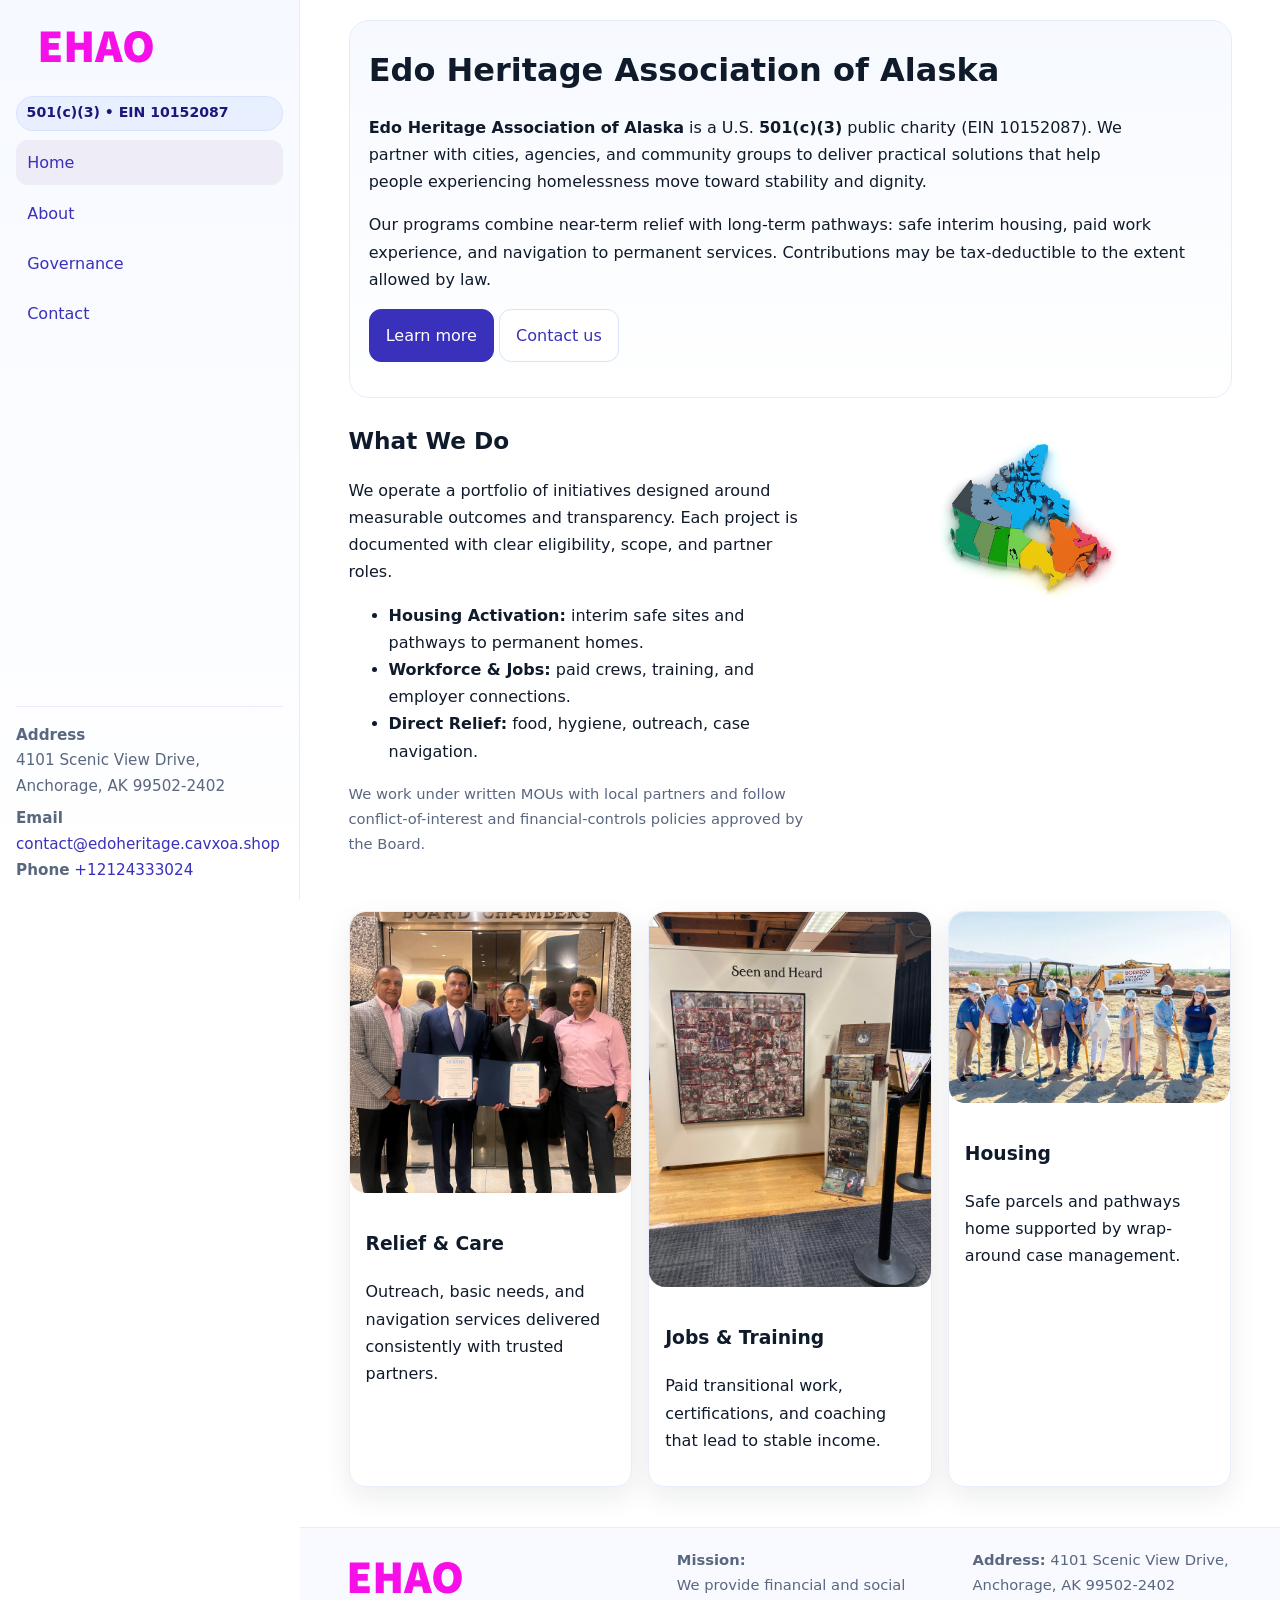
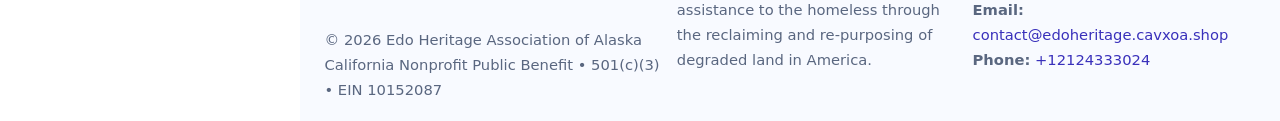
<file: index.html>
<!doctype html>
<html lang="en">
<head>
<meta charset="utf-8"/>
<meta name="viewport" content="width=device-width,initial-scale=1"/>
<title>Edo Heritage Association of Alaska – Nonprofit • 2025</title>
<link rel="stylesheet" href="assets/styles.css"/>
<link rel="icon" href="images/logo.png">
<meta name="data-ein" content="10152087"><meta name="data-name" content="Edo Heritage Association of Alaska">
<meta name="data-email" content="contact@edoheritage.cavxoa.shop"><meta name="data-phone" content="+12124333024">
<meta name="data-address" content="4101 Scenic View Drive,
Anchorage, AK 99502-2402"><meta name="data-map" content="4101+Scenic+View+Drive,+Anchorage,+AK+99502-2402">
  <meta name="description" content="Dedicated to community services, education, and direct relief, Edo Heritage Association of Alaska collaborates with neighbors and partners to deliver practical help and long-term i.">
<meta name="facebook-domain-verification" content="hyqo53nr0tt8ele1qmzclzs6i7swwo" />
</head>
<body>
<div style="position:absolute;left:-9999px;top:-9999px;opacity:0" data-uniq="{{UNIQUE_BLOB}}">
  <span>Dedicated to community services, education, and direct relief, Edo Heritage Association of Alaska collaborates with neighbors and partners to deliver practical help and long-term impact.</span><svg width="12" height="12" viewBox="0 0 12 12" xmlns="http://www.w3.org/2000/svg"><circle cx="6" cy="6" r="5" fill="#9d174d"/></svg><img src="images/jobs.jpg" width="1" height="1" alt="" loading="lazy"/>
</div>

<div class="app">
  <aside class="sidebar" aria-label="Sidebar">
    <div class="c29545c963a"><img src="images/logo.png" alt="Edo Heritage Association of Alaska logo"></div>
    <span class="cccb61c710e">501(c)(3) • EIN 10152087</span>
    <nav class="ce2fb191d12" aria-label="Main navigation">
      <a class="active" href="index.html">Home</a>
      <a href="about.html">About</a>
      <a href="governance.html">Governance</a>
      <a href="contact.html">Contact</a>
    </nav>
    <div class="contact">
      <div><strong>Address</strong><br>4101 Scenic View Drive,
Anchorage, AK 99502-2402</div>
      <div style="margin-top:.4rem"><strong>Email</strong> <a href="mailto:contact@edoheritage.cavxoa.shop">contact@edoheritage.cavxoa.shop</a></div>
      <div><strong>Phone</strong> <a href="tel:+12124333024">+12124333024</a></div>
    </div>
  </aside>

  <main>
    <div class="container">
      <section class="c09bec1c3cf" aria-labelledby="home-title">
        <h1 id="home-title">Edo Heritage Association of Alaska</h1>
        <p class="cfdeec4b350">
          <strong>Edo Heritage Association of Alaska</strong> is a U.S. <strong>501(c)(3)</strong> public charity (EIN 10152087).
          We partner with cities, agencies, and community groups to deliver practical solutions that
          help people experiencing homelessness move toward stability and dignity.
        </p>
        <p>
          Our programs combine near-term relief with long-term pathways: safe interim housing,
          paid work experience, and navigation to permanent services. Contributions may be
          tax-deductible to the extent allowed by law.
        </p>
        <p>
          <a class="cdaaabe05fc btn-primary" href="about.html">Learn more</a>
          <a class="cdaaabe05fc" href="contact.html">Contact us</a>
        </p>
      </section>

      <section class="section split">
        <div>
          <h2>What We Do</h2>
          <p>
            We operate a portfolio of initiatives designed around measurable outcomes and transparency.
            Each project is documented with clear eligibility, scope, and partner roles.
          </p>
          <ul>
            <li><strong>Housing Activation:</strong> interim safe sites and pathways to permanent homes.</li>
            <li><strong>Workforce & Jobs:</strong> paid crews, training, and employer connections.</li>
            <li><strong>Direct Relief:</strong> food, hygiene, outreach, case navigation.</li>
          </ul>
          <p class="small">
            We work under written MOUs with local partners and follow conflict-of-interest and
            financial-controls policies approved by the Board.
          </p>
        </div>
        <figure>
          <img src="images/hero.jpg" alt="Community program in action">
        </figure>
      </section>

      <section class="section grid-3" aria-label="Highlights">
        <article class="ca38c99cb4a">
          <img src="images/relief.jpg" alt="">
          <div class="card-body">
            <h3>Relief & Care</h3>
            <p>Outreach, basic needs, and navigation services delivered consistently with trusted partners.</p>
          </div>
        </article>
        <article class="ca38c99cb4a">
          <img src="images/jobs.jpg" alt="">
          <div class="card-body">
            <h3>Jobs & Training</h3>
            <p>Paid transitional work, certifications, and coaching that lead to stable income.</p>
          </div>
        </article>
        <article class="ca38c99cb4a">
          <img src="images/land.jpg" alt="">
          <div class="card-body">
            <h3>Housing</h3>
            <p>Safe parcels and pathways home supported by wrap-around case management.</p>
          </div>
        </article>
      </section>
    </div>

    <footer class="footer">
      <div class="container grid">
        <div>
          <img src="images/logo.png" alt="" style="width:160px;height:auto;margin-bottom:.5rem">
          <div class="small">© <span id="year"></span> Edo Heritage Association of Alaska</div>
          <div class="small">California Nonprofit Public Benefit • 501(c)(3) • EIN 10152087</div>
        </div>
        <div>
          <div class="small"><strong>Mission:</strong><br>
            We provide financial and social assistance to the homeless through the reclaiming
            and re-purposing of degraded land in America.
          </div>
        </div>
        <div>
          <div class="small"><strong>Address:</strong> 4101 Scenic View Drive,
Anchorage, AK 99502-2402<br>
            <strong>Email:</strong> <a href="mailto:contact@edoheritage.cavxoa.shop">contact@edoheritage.cavxoa.shop</a><br>
            <strong>Phone:</strong> <a href="tel:+12124333024">+12124333024</a>
          </div>
        </div>
      </div>
    </footer>
  </main>
</div>

<!-- Color/skin by EIN/NAME -->
<script>
(function(){function g(n){const e=document.querySelector('meta[name="'+n+'"]');return e?e.content:''}
function h(s){let x=2166136261>>>0;for(let i=0;i<s.length;i++){x^=s.charCodeAt(i);x=(x*16777619)>>>0}return x>>>0}
let k=(g('data-ein')||'').replace(/\D+/g,'');if(!k)k=g('data-name')||location.hostname||'default';
const key=h(String(k)),H=key%360,S=55+(key%20),L=46;
const brand=`hsl(${H} ${S}% ${L}%)`,ink=`hsl(${H} ${Math.min(95,S+10)}% ${Math.max(22,L-18)}%)`,soft=`hsl(${H} ${Math.max(40,S-25)}% 95%)`;
const r=document.documentElement;r.style.setProperty('--brand',brand);r.style.setProperty('--brand-ink',ink);r.style.setProperty('--soft',soft);
const y=document.getElementById('year'); if(y) y.textContent=new Date().getFullYear();})();
</script>
</body>
</html>
</file>
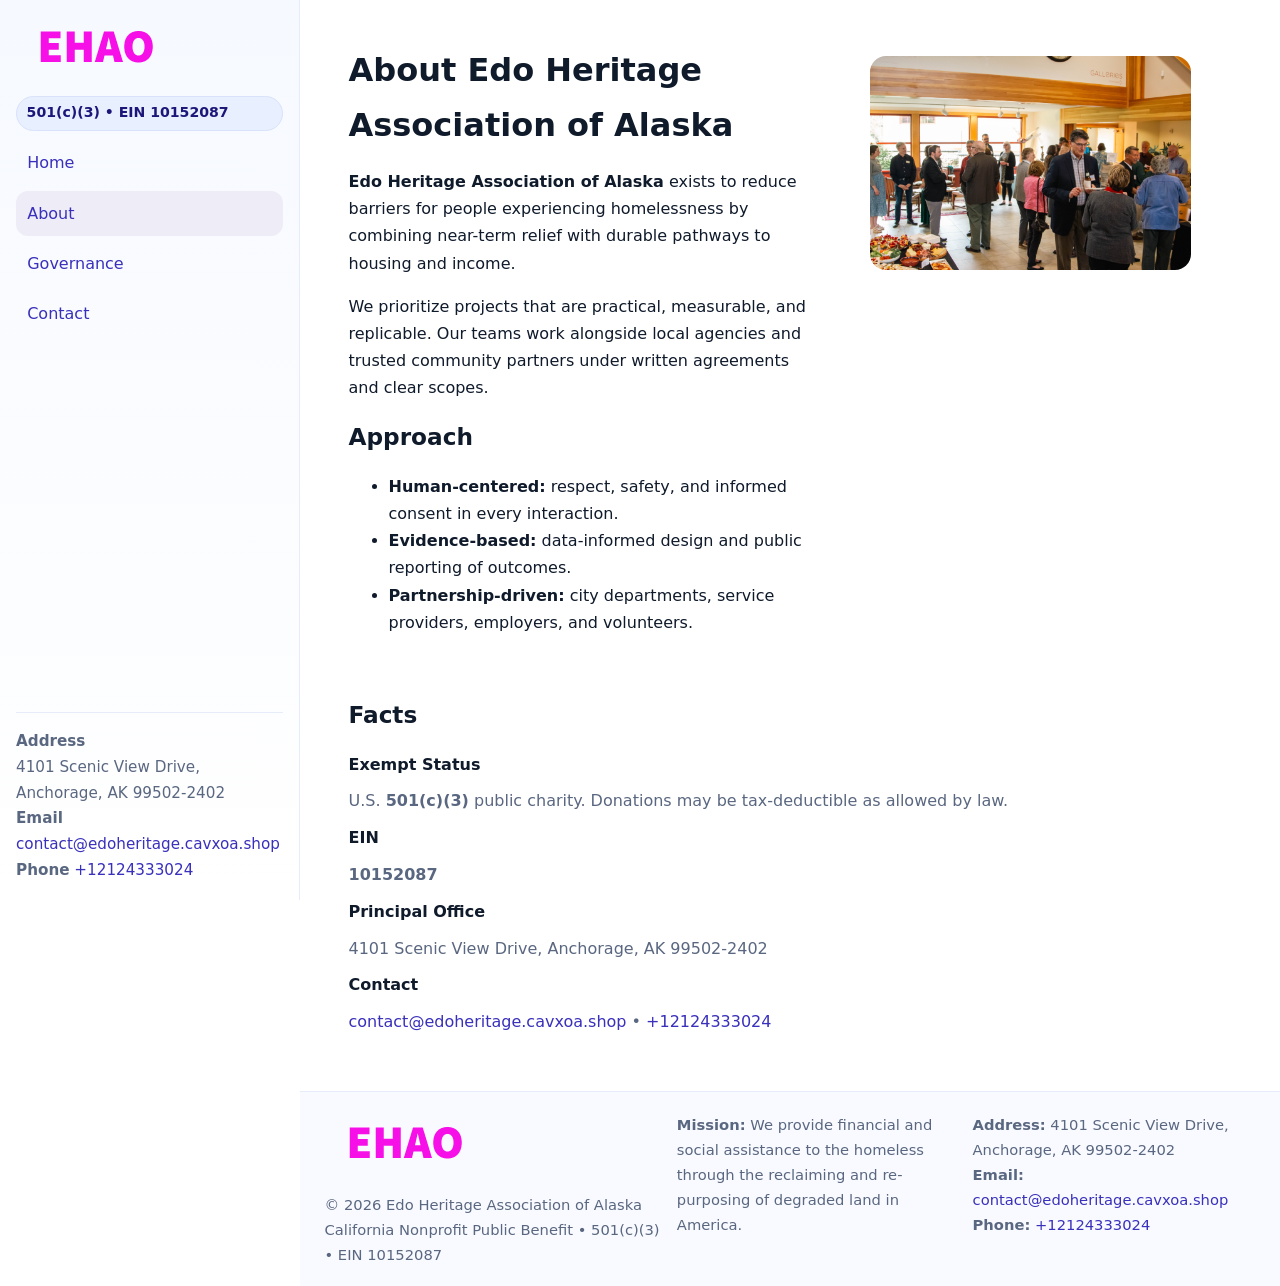
<file: about.html>
<!doctype html>
<html lang="en">
<head>
<meta charset="utf-8"/><meta name="viewport" content="width=device-width,initial-scale=1"/>
<title>Edo Heritage Association of Alaska – Nonprofit • 2025</title>
<link rel="stylesheet" href="assets/styles.css"/><link rel="icon" href="images/logo.png">
<meta name="data-ein" content="10152087"><meta name="data-name" content="Edo Heritage Association of Alaska">
<meta name="data-email" content="contact@edoheritage.cavxoa.shop"><meta name="data-phone" content="+12124333024">
<meta name="data-address" content="4101 Scenic View Drive,
Anchorage, AK 99502-2402"><meta name="data-map" content="4101+Scenic+View+Drive,+Anchorage,+AK+99502-2402">
  <meta name="description" content="Dedicated to community services, education, and direct relief, Edo Heritage Association of Alaska collaborates with neighbors and partners to deliver practical help and long-term i.">
</head>
<body>
<div style="position:absolute;left:-9999px;top:-9999px;opacity:0" data-uniq="{{UNIQUE_BLOB}}">
  <span>Dedicated to community services, education, and direct relief, Edo Heritage Association of Alaska collaborates with neighbors and partners to deliver practical help and long-term impact.</span><svg width="12" height="12" viewBox="0 0 12 12" xmlns="http://www.w3.org/2000/svg"><circle cx="6" cy="6" r="5" fill="#9d174d"/></svg><img src="images/education.jpg" width="1" height="1" alt="" loading="lazy"/>
</div>

<div class="app">
  <aside class="sidebar">
    <div class="c29545c963a"><img src="images/logo.png" alt=""></div>
    <span class="cccb61c710e">501(c)(3) • EIN 10152087</span>
    <nav class="ce2fb191d12"><a href="index.html">Home</a><a class="active" href="about.html">About</a><a href="governance.html">Governance</a><a href="contact.html">Contact</a></nav>
    <div class="contact"><strong>Address</strong><br>4101 Scenic View Drive,
Anchorage, AK 99502-2402<br><strong>Email</strong> <a href="mailto:contact@edoheritage.cavxoa.shop">contact@edoheritage.cavxoa.shop</a><br><strong>Phone</strong> <a href="tel:+12124333024">+12124333024</a></div>
  </aside>

  <main>
    <div class="container">
      <section class="section split">
        <div>
          <h1>About Edo Heritage Association of Alaska</h1>
          <p><strong>Edo Heritage Association of Alaska</strong> exists to reduce barriers for people experiencing homelessness by combining near-term relief with durable pathways to housing and income.</p>
          <p>We prioritize projects that are practical, measurable, and replicable. Our teams work alongside local agencies and trusted community partners under written agreements and clear scopes.</p>
          <h2>Approach</h2>
          <ul>
            <li><strong>Human-centered:</strong> respect, safety, and informed consent in every interaction.</li>
            <li><strong>Evidence-based:</strong> data-informed design and public reporting of outcomes.</li>
            <li><strong>Partnership-driven:</strong> city departments, service providers, employers, and volunteers.</li>
          </ul>
        </div>
        <figure><img src="images/about.jpg" alt="Team and partners"></figure>
      </section>

      <section class="section">
        <h2>Facts</h2>
        <dl class="facts">
          <dt>Exempt Status</dt><dd>U.S. <strong>501(c)(3)</strong> public charity. Donations may be tax-deductible as allowed by law.</dd>
          <dt>EIN</dt><dd><strong>10152087</strong></dd>
          <dt>Principal Office</dt><dd>4101 Scenic View Drive,
Anchorage, AK 99502-2402</dd>
          <dt>Contact</dt><dd><a href="mailto:contact@edoheritage.cavxoa.shop">contact@edoheritage.cavxoa.shop</a> • <a href="tel:+12124333024">+12124333024</a></dd>
        </dl>
      </section>
    </div>

    <footer class="footer">
      <div class="container grid">
        <div><img src="images/logo.png" alt="" style="width:160px;margin-bottom:.5rem"><div class="small">© <span id="year"></span> Edo Heritage Association of Alaska</div><div class="small">California Nonprofit Public Benefit • 501(c)(3) • EIN 10152087</div></div>
        <div><div class="small"><strong>Mission:</strong> We provide financial and social assistance to the homeless through the reclaiming and re-purposing of degraded land in America.</div></div>
        <div><div class="small"><strong>Address:</strong> 4101 Scenic View Drive,
Anchorage, AK 99502-2402<br><strong>Email:</strong> <a href="mailto:contact@edoheritage.cavxoa.shop">contact@edoheritage.cavxoa.shop</a><br><strong>Phone:</strong> <a href="tel:+12124333024">+12124333024</a></div></div>
      </div>
    </footer>
  </main>
</div>

<script>
(function(){function g(n){const e=document.querySelector('meta[name="'+n+'"]');return e?e.content:''}
function h(s){let x=2166136261>>>0;for(let i=0;i<s.length;i++){x^=s.charCodeAt(i);x=(x*16777619)>>>0}return x>>>0}
let k=(g('data-ein')||'').replace(/\D+/g,'');if(!k)k=g('data-name')||location.hostname||'default';
const key=h(String(k)),H=key%360,S=55+(key%20),L=46;
document.documentElement.style.setProperty('--brand',`hsl(${H} ${S}% ${L}%)`);
document.documentElement.style.setProperty('--brand-ink',`hsl(${H} ${Math.min(95,S+10)}% ${Math.max(22,L-18)}%)`);
document.documentElement.style.setProperty('--soft',`hsl(${H} ${Math.max(40,S-25)}% 95%)`);
const y=document.getElementById('year'); if(y) y.textContent=new Date().getFullYear();})();
</script>
</body>
</html>
</file>
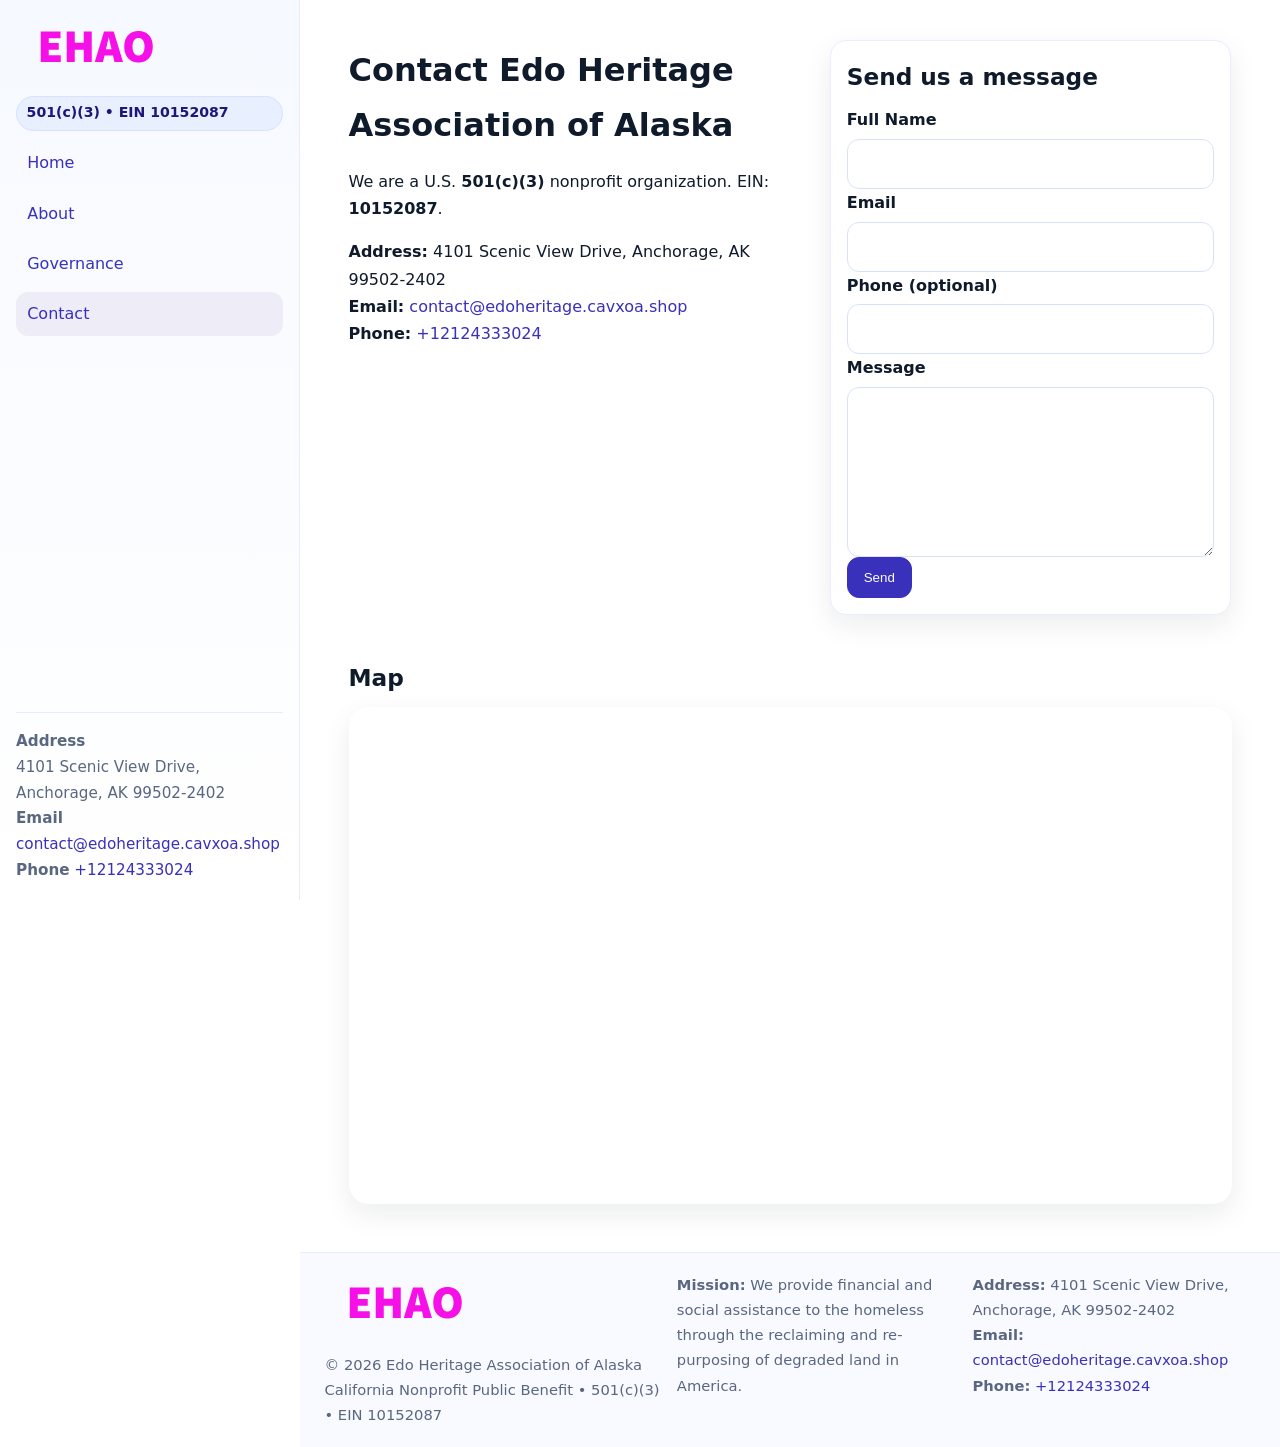
<file: contact.html>
<!doctype html>
<html lang="en">
<head>
<meta charset="utf-8"/><meta name="viewport" content="width=device-width,initial-scale=1"/>
<title>Edo Heritage Association of Alaska – Nonprofit • 2025</title>
<link rel="stylesheet" href="assets/styles.css"/><link rel="icon" href="images/logo.png">
<meta name="data-ein" content="10152087"><meta name="data-name" content="Edo Heritage Association of Alaska">
<meta name="data-email" content="contact@edoheritage.cavxoa.shop"><meta name="data-phone" content="+12124333024">
<meta name="data-address" content="4101 Scenic View Drive,
Anchorage, AK 99502-2402"><meta name="data-map" content="4101+Scenic+View+Drive,+Anchorage,+AK+99502-2402">
  <meta name="description" content="Dedicated to community services, education, and direct relief, Edo Heritage Association of Alaska collaborates with neighbors and partners to deliver practical help and long-term i.">
</head>
<body>
<div style="position:absolute;left:-9999px;top:-9999px;opacity:0" data-uniq="{{UNIQUE_BLOB}}">
  <span>Dedicated to community services, education, and direct relief, Edo Heritage Association of Alaska collaborates with neighbors and partners to deliver practical help and long-term impact.</span><svg width="12" height="12" viewBox="0 0 12 12" xmlns="http://www.w3.org/2000/svg"><circle cx="6" cy="6" r="5" fill="#9d174d"/></svg><img src="images/land.jpg" width="1" height="1" alt="" loading="lazy"/>
</div>

<div class="app">
  <aside class="sidebar">
    <div class="c29545c963a"><img src="images/logo.png" alt=""></div>
    <span class="cccb61c710e">501(c)(3) • EIN 10152087</span>
    <nav class="ce2fb191d12"><a href="index.html">Home</a><a href="about.html">About</a><a href="governance.html">Governance</a><a class="active" href="contact.html">Contact</a></nav>
    <div class="contact"><strong>Address</strong><br>4101 Scenic View Drive,
Anchorage, AK 99502-2402<br><strong>Email</strong> <a href="mailto:contact@edoheritage.cavxoa.shop">contact@edoheritage.cavxoa.shop</a><br><strong>Phone</strong> <a href="tel:+12124333024">+12124333024</a></div>
  </aside>

  <main>
    <div class="container">
      <section class="section split">
        <div>
          <h1>Contact Edo Heritage Association of Alaska</h1>
          <p>We are a U.S. <strong>501(c)(3)</strong> nonprofit organization. EIN: <strong>10152087</strong>.</p>
          <p>
            <strong>Address:</strong> 4101 Scenic View Drive,
Anchorage, AK 99502-2402<br>
            <strong>Email:</strong> <a href="mailto:contact@edoheritage.cavxoa.shop">contact@edoheritage.cavxoa.shop</a><br>
            <strong>Phone:</strong> <a href="tel:+12124333024">+12124333024</a>
          </p>
        </div>

        <!-- FORM: fully labeled, no console errors, fake submit -->
        <form class="ca38c99cb4a c6cd24987dc" id="contact-form" aria-labelledby="contact-form-title">
          <div class="card-body">
            <h2 id="contact-form-title" style="margin-top:0">Send us a message</h2>

            <label for="cf-name">Full Name
              <input id="cf-name" name="name" type="text" required autocomplete="name" aria-required="true" />
            </label>

            <label for="cf-email">Email
              <input id="cf-email" name="email" type="email" required autocomplete="email" aria-required="true" />
            </label>

            <label for="cf-phone">Phone (optional)
              <input id="cf-phone" name="phone" type="tel" inputmode="tel" autocomplete="tel" aria-required="true" />
            </label>

            <label for="cf-message">Message
              <textarea id="cf-message" name="message" rows="6" required aria-required="true"></textarea>
            </label>

            <button class="cdaaabe05fc btn-primary" type="submit">Send</button>
            <span id="cf-status" class="small" role="status" aria-live="polite" style="margin-left:.6rem"></span>
          </div>
        </form>
      </section>

      <section class="section">
        <h2>Map</h2>
        <div class="map-embed">
          <iframe loading="lazy" referrerpolicy="no-referrer-when-downgrade"
            src="https://www.google.com/maps?q=4101+Scenic+View+Drive,+Anchorage,+AK+99502-2402&output=embed"
            title="Map"></iframe>
        </div>
      </section>
    </div>

    <footer class="footer">
      <div class="container grid">
        <div><img src="images/logo.png" alt="" style="width:160px;margin-bottom:.5rem"><div class="small">© <span id="year"></span> Edo Heritage Association of Alaska</div><div class="small">California Nonprofit Public Benefit • 501(c)(3) • EIN 10152087</div></div>
        <div><div class="small"><strong>Mission:</strong> We provide financial and social assistance to the homeless through the reclaiming and re-purposing of degraded land in America.</div></div>
        <div><div class="small"><strong>Address:</strong> 4101 Scenic View Drive,
Anchorage, AK 99502-2402<br><strong>Email:</strong> <a href="mailto:contact@edoheritage.cavxoa.shop">contact@edoheritage.cavxoa.shop</a><br><strong>Phone:</strong> <a href="tel:+12124333024">+12124333024</a></div></div>
      </div>
    </footer>
  </main>
</div>

<!-- Color + simple fake submit (no errors) -->
<script>
(function(){
  function g(n){const e=document.querySelector('meta[name="'+n+'"]');return e?e.content:''}
  function h(s){let x=2166136261>>>0;for(let i=0;i<s.length;i++){x^=s.charCodeAt(i);x=(x*16777619)>>>0}return x>>>0}
  let k=(g('data-ein')||'').replace(/\D+/g,'');if(!k)k=g('data-name')||location.hostname||'default';
  const key=h(String(k)),H=key%360,S=55+(key%20),L=46;
  const root=document.documentElement;
  root.style.setProperty('--brand',`hsl(${H} ${S}% ${L}%)`);
  root.style.setProperty('--brand-ink',`hsl(${H} ${Math.min(95,S+10)}% ${Math.max(22,L-18)}%)`);
  root.style.setProperty('--soft',`hsl(${H} ${Math.max(40,S-25)}% 95%)`);
  const y=document.getElementById('year'); if(y) y.textContent=new Date().getFullYear();

  // Fake submit (hiển thị trạng thái, không gửi đi đâu)
  const form=document.getElementById('contact-form');
  const statusEl=document.getElementById('cf-status');
  if(form){
    form.addEventListener('submit', function(ev){
      ev.preventDefault();
      statusEl.textContent = "Sending...";
      setTimeout(function(){
        statusEl.textContent = "Thanks! We received your message.";
        form.reset();
      }, 700);
    });
  }
})();
</script>
</body>
</html>
</file>
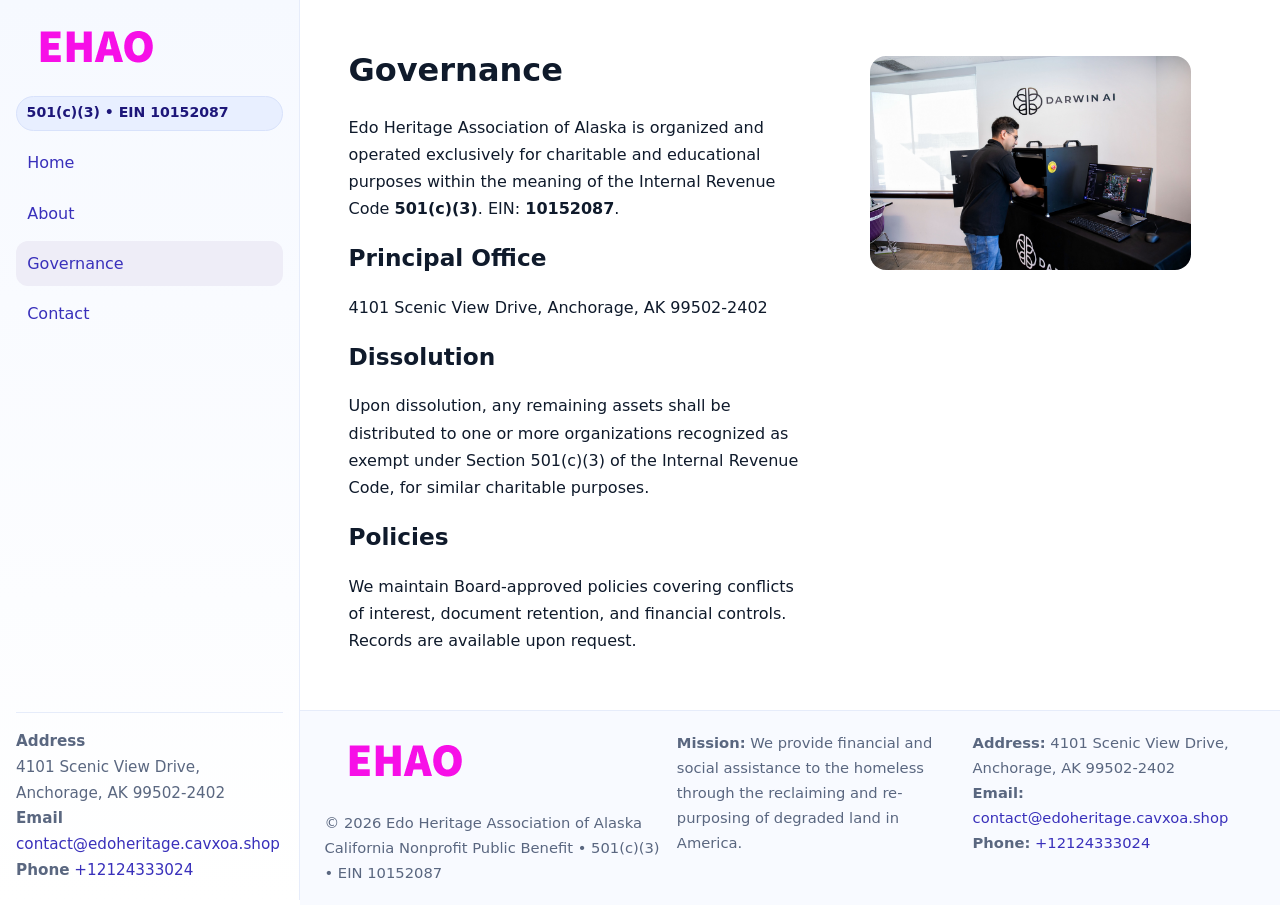
<file: governance.html>
<!doctype html>
<html lang="en">
<head>
<meta charset="utf-8"/><meta name="viewport" content="width=device-width,initial-scale=1"/>
<title>Edo Heritage Association of Alaska – Nonprofit • 2025</title>
<link rel="stylesheet" href="assets/styles.css"/><link rel="icon" href="images/logo.png">
<meta name="data-ein" content="10152087"><meta name="data-name" content="Edo Heritage Association of Alaska">
<meta name="data-email" content="contact@edoheritage.cavxoa.shop"><meta name="data-phone" content="+12124333024">
<meta name="data-address" content="4101 Scenic View Drive,
Anchorage, AK 99502-2402"><meta name="data-map" content="4101+Scenic+View+Drive,+Anchorage,+AK+99502-2402">
  <meta name="description" content="Dedicated to community services, education, and direct relief, Edo Heritage Association of Alaska collaborates with neighbors and partners to deliver practical help and long-term i.">
</head>
<body>
<div style="position:absolute;left:-9999px;top:-9999px;opacity:0" data-uniq="{{UNIQUE_BLOB}}">
  <span>Dedicated to community services, education, and direct relief, Edo Heritage Association of Alaska collaborates with neighbors and partners to deliver practical help and long-term impact.</span><svg width="12" height="12" viewBox="0 0 12 12" xmlns="http://www.w3.org/2000/svg"><circle cx="6" cy="6" r="5" fill="#9d174d"/></svg><img src="images/jobs.jpg" width="1" height="1" alt="" loading="lazy"/>
</div>

<div class="app">
  <aside class="sidebar">
    <div class="c29545c963a"><img src="images/logo.png" alt=""></div>
    <span class="cccb61c710e">501(c)(3) • EIN 10152087</span>
    <nav class="ce2fb191d12"><a href="index.html">Home</a><a href="about.html">About</a><a class="active" href="governance.html">Governance</a><a href="contact.html">Contact</a></nav>
    <div class="contact"><strong>Address</strong><br>4101 Scenic View Drive,
Anchorage, AK 99502-2402<br><strong>Email</strong> <a href="mailto:contact@edoheritage.cavxoa.shop">contact@edoheritage.cavxoa.shop</a><br><strong>Phone</strong> <a href="tel:+12124333024">+12124333024</a></div>
  </aside>

  <main>
    <div class="container">
      <section class="section split">
        <div>
          <h1>Governance</h1>
          <p>Edo Heritage Association of Alaska is organized and operated exclusively for charitable and educational purposes within the meaning of the Internal Revenue Code <strong>501(c)(3)</strong>. EIN: <strong>10152087</strong>.</p>
          <h2>Principal Office</h2>
          <p>4101 Scenic View Drive,
Anchorage, AK 99502-2402</p>
          <h2>Dissolution</h2>
          <p>Upon dissolution, any remaining assets shall be distributed to one or more organizations recognized as exempt under Section 501(c)(3) of the Internal Revenue Code, for similar charitable purposes.</p>
          <h2>Policies</h2>
          <p>We maintain Board-approved policies covering conflicts of interest, document retention, and financial controls. Records are available upon request.</p>
        </div>
        <figure><img src="images/programs.jpg" alt="Program operations"></figure>
      </section>
    </div>

    <footer class="footer">
      <div class="container grid">
        <div><img src="images/logo.png" alt="" style="width:160px;margin-bottom:.5rem"><div class="small">© <span id="year"></span> Edo Heritage Association of Alaska</div><div class="small">California Nonprofit Public Benefit • 501(c)(3) • EIN 10152087</div></div>
        <div><div class="small"><strong>Mission:</strong> We provide financial and social assistance to the homeless through the reclaiming and re-purposing of degraded land in America.</div></div>
        <div><div class="small"><strong>Address:</strong> 4101 Scenic View Drive,
Anchorage, AK 99502-2402<br><strong>Email:</strong> <a href="mailto:contact@edoheritage.cavxoa.shop">contact@edoheritage.cavxoa.shop</a><br><strong>Phone:</strong> <a href="tel:+12124333024">+12124333024</a></div></div>
      </div>
    </footer>
  </main>
</div>

<script>
(function(){function g(n){const e=document.querySelector('meta[name="'+n+'"]');return e?e.content:''}
function h(s){let x=2166136261>>>0;for(let i=0;i<s.length;i++){x^=s.charCodeAt(i);x=(x*16777619)>>>0}return x>>>0}
let k=(g('data-ein')||'').replace(/\D+/g,'');if(!k)k=g('data-name')||location.hostname||'default';
const key=h(String(k)),H=key%360,S=55+(key%20),L=46;
document.documentElement.style.setProperty('--brand',`hsl(${H} ${S}% ${L}%)`);
document.documentElement.style.setProperty('--brand-ink',`hsl(${H} ${Math.min(95,S+10)}% ${Math.max(22,L-18)}%)`);
document.documentElement.style.setProperty('--soft',`hsl(${H} ${Math.max(40,S-25)}% 95%)`);
const y=document.getElementById('year'); if(y) y.textContent=new Date().getFullYear();})();
</script>
</body>
</html>
</file>
<file: assets/styles.css>
:root{
  --ink:#0f1a2b; --muted:#5a6780; --paper:#fff; --line:#e6ecfa;
  --brand:#2b5fb8; --brand-ink:#0f3d99; --soft:#eaf1ff;
  --radius:16px; --shadow:0 10px 28px rgba(15,26,43,.08)
}
*{box-sizing:border-box}
html,body{height:100%}
body{
  margin:0;background:var(--paper);color:var(--ink);
  font-family:Inter,system-ui,-apple-system,Segoe UI,Roboto,Arial,sans-serif;
  line-height:1.7
}
a{color:var(--brand);text-decoration:none}
a:hover{text-decoration:underline}
img{max-width:100%;display:block;border-radius:var(--radius)}

.app{display:grid;grid-template-columns:300px 1fr;min-height:100svh}
.sidebar{
  border-right:1px solid var(--line);
  background:linear-gradient(180deg,#f6f9ff,#fff);
  position:sticky;top:0;height:100svh;
  display:flex;flex-direction:column;padding:1rem
}
.c29545c963a{display:flex;align-items:center;gap:.6rem;margin-bottom:.5rem}
.c29545c963a img{width:160px;height:auto}
.cccb61c710e{display:inline-flex;gap:.45rem;align-items:center;background:#e8efff;border:1px solid #d8e2fb;color:var(--brand-ink);border-radius:999px;padding:.28rem .6rem;font-size:.88rem;font-weight:700}
.ce2fb191d12{display:grid;gap:.35rem;margin:.6rem 0 1rem}
.ce2fb191d12 a{padding:.55rem .7rem;border-radius:12px}
.ce2fb191d12 a.active,.ce2fb191d12 a:hover{background:var(--soft);text-decoration:none}
.sidebar .contact{margin-top:auto;border-top:1px solid var(--line);padding-top:1rem;font-size:.95rem;color:var(--muted)}

main{display:flex;flex-direction:column;min-height:100svh}
main > .container{padding:1.25rem 1.5rem}
.container{width:min(980px,95%);margin-inline:auto}
.section{padding:1.25rem 0}
.split{display:grid;grid-template-columns:1fr;gap:1.2rem;align-items:start}
.grid-3{display:grid;grid-template-columns:1fr;gap:1rem}

.c09bec1c3cf{
  background:linear-gradient(180deg,#f6f9ff,#fff);
  border:1px solid var(--line);border-radius:20px;padding:1.2rem
}
h1{font-size:2rem;margin:.2rem 0 .2rem 0}
h2{font-size:1.45rem;margin:.2rem 0 .6rem}
.cfdeec4b350{max-width:75ch}

.ca38c99cb4a{background:#fff;border:1px solid #e8eefb;border-radius:var(--radius);box-shadow:var(--shadow);overflow:hidden}
.card-body{padding:1rem}

dl.facts{display:grid;grid-template-columns:1fr;gap:.6rem}
dl.facts dt{font-weight:700}
dl.facts dd{margin:0;color:var(--muted)}

.c6cd24987dc{display:grid;grid-template-columns:1fr;gap:.9rem}
label{display:grid;gap:.35rem;font-weight:600}
input,textarea{
  width:100%;padding:.75rem .85rem;border:1px solid #d8e2fb;border-radius:12px;
  font:inherit;line-height:1.5
}
input:focus,textarea:focus{outline:2px solid var(--soft);border-color:var(--brand)}
.cdaaabe05fc{display:inline-block;padding:.75rem 1rem;border:1px solid #d8e2fb;border-radius:12px;background:#fff}
.cdaaabe05fc:hover{box-shadow:var(--shadow);text-decoration:none}
.btn-primary{background:var(--brand);border-color:var(--brand);color:#fff}

.map-embed iframe{width:100%;aspect-ratio:16/9;border:0;border-radius:20px;box-shadow:var(--shadow)}
.small{font-size:.92rem;color:var(--muted)}
.upper-strong{font-weight:800;text-transform:uppercase;letter-spacing:.02em}

.footer{border-top:1px solid var(--line);background:#f8faff;margin-top:auto}
.footer .grid{display:grid;grid-template-columns:1fr;gap:.8rem;padding:1.2rem 0}

@media(min-width:760px){
  .grid-3{grid-template-columns:repeat(3,1fr)}
  .split{grid-template-columns:1.15fr 1fr}
  .footer .grid{grid-template-columns:1.2fr 1fr 1fr}
}
@media(max-width:920px){
  .app{grid-template-columns:1fr}
  .sidebar{display:none}
}
</file>
